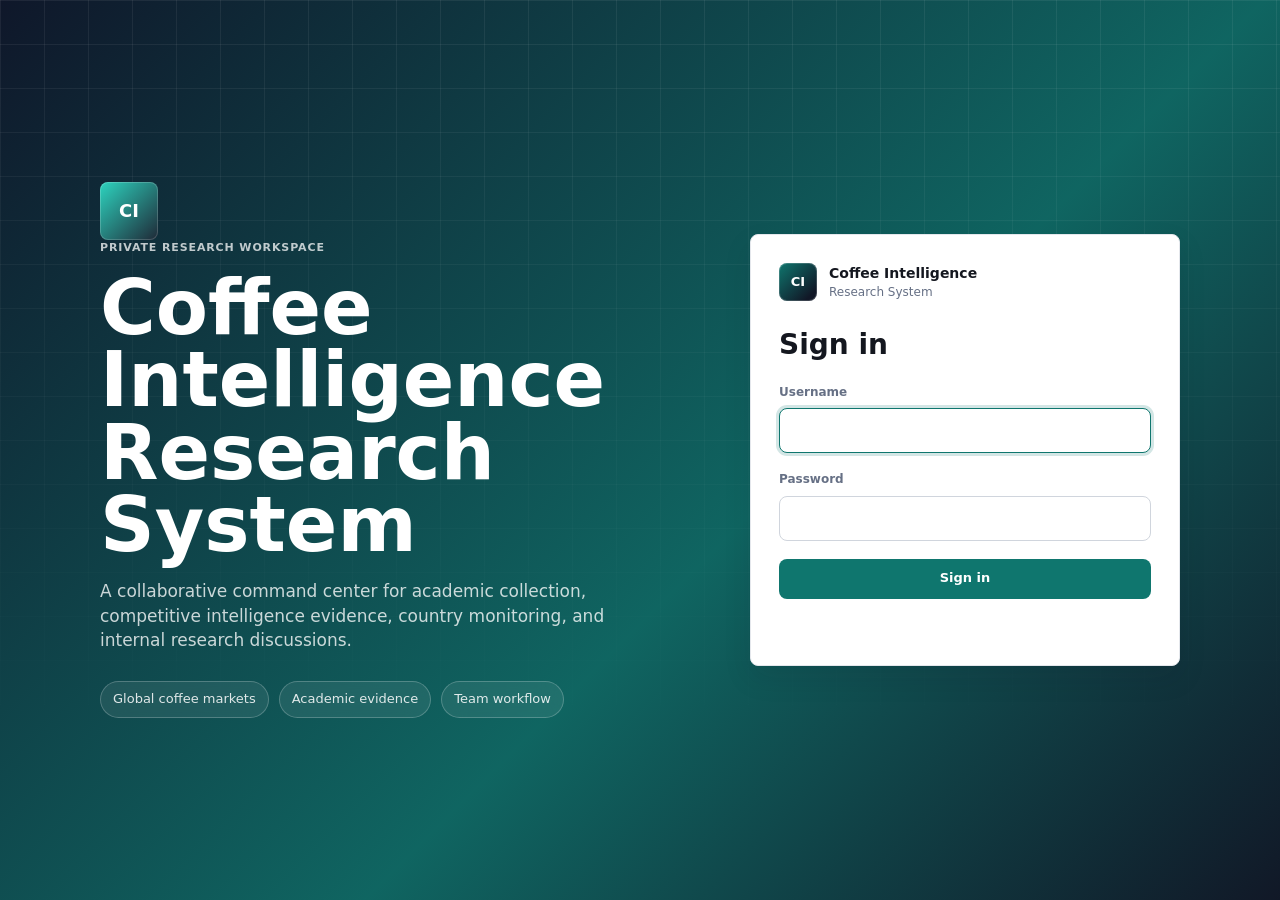
<file: index.html>
<!DOCTYPE html>
<html lang="en">
<head>
  <base target="_top">
  <meta charset="UTF-8">
  <meta name="viewport" content="width=device-width, initial-scale=1.0">
  <meta name="color-scheme" content="light dark">
  <title>Coffee Intelligence Research System</title>
  <link rel="stylesheet" href="style.css">
</head>
<body>
  <svg class="svg-sprite" aria-hidden="true">
    <symbol id="icon-dashboard" viewBox="0 0 24 24">
      <path d="M4 13h6V4H4v9Zm0 7h6v-5H4v5Zm10 0h6v-9h-6v9Zm0-16v5h6V4h-6Z"/>
    </symbol>
    <symbol id="icon-upload" viewBox="0 0 24 24">
      <path d="M12 3 7 8h3v7h4V8h3l-5-5Z"/>
      <path d="M5 19h14v-4h2v6H3v-6h2v4Z"/>
    </symbol>
    <symbol id="icon-insight" viewBox="0 0 24 24">
      <path d="M9 21h6v-2H9v2Zm3-19a7 7 0 0 0-4 12.73V17h8v-2.27A7 7 0 0 0 12 2Z"/>
    </symbol>
    <symbol id="icon-country" viewBox="0 0 24 24">
      <path d="M12 2a10 10 0 1 0 0 20 10 10 0 0 0 0-20Zm7.7 9h-3.12a15.7 15.7 0 0 0-1.16-5.07A8.02 8.02 0 0 1 19.7 11ZM12 4.04c.72 1.04 1.9 3.2 2.2 6.96H9.8C10.1 7.24 11.28 5.08 12 4.04ZM4.3 13h3.12c.14 1.86.55 3.6 1.16 5.07A8.02 8.02 0 0 1 4.3 13Zm3.12-2H4.3a8.02 8.02 0 0 1 4.28-5.07A15.7 15.7 0 0 0 7.42 11ZM12 19.96c-.72-1.04-1.9-3.2-2.2-6.96h4.4c-.3 3.76-1.48 5.92-2.2 6.96Zm3.42-1.89A15.7 15.7 0 0 0 16.58 13h3.12a8.02 8.02 0 0 1-4.28 5.07Z"/>
    </symbol>
    <symbol id="icon-activity" viewBox="0 0 24 24">
      <path d="M4 13h4l2-6 4 12 2-6h4v-2h-5.44l-.56 1.68L10 1 6.56 11H4v2Z"/>
    </symbol>
    <symbol id="icon-users" viewBox="0 0 24 24">
      <path d="M9 12a4 4 0 1 0 0-8 4 4 0 0 0 0 8Zm0 2c-3.3 0-6 1.57-6 3.5V20h12v-2.5C15 15.57 12.3 14 9 14Zm7.5-1.5a3.5 3.5 0 1 0 0-7 3.5 3.5 0 0 0 0 7Zm0 1.5c-.55 0-1.08.04-1.58.12 1.32.86 2.08 2.02 2.08 3.38V20h4v-2.25c0-2.07-2.02-3.75-4.5-3.75Z"/>
    </symbol>
    <symbol id="icon-settings" viewBox="0 0 24 24">
      <path d="M19.43 12.98c.04-.32.07-.65.07-.98s-.02-.66-.07-.98l2.1-1.64-2-3.46-2.48 1a7.42 7.42 0 0 0-1.7-.98L15 3h-4l-.36 2.94c-.61.24-1.18.56-1.7.98l-2.48-1-2 3.46 2.1 1.64c-.04.32-.06.65-.06.98s.02.66.07.98l-2.1 1.64 2 3.46 2.48-1c.52.4 1.09.74 1.7.98L11 21h4l.36-2.94c.61-.24 1.18-.56 1.7-.98l2.48 1 2-3.46-2.11-1.64ZM13 15.73A4 4 0 1 1 11 8.27a4 4 0 0 1 2 7.46Z"/>
    </symbol>
    <symbol id="icon-menu" viewBox="0 0 24 24">
      <path d="M4 6h16v2H4V6Zm0 5h16v2H4v-2Zm0 5h16v2H4v-2Z"/>
    </symbol>
  </svg>

  <div id="toastRegion" class="toast-region" aria-live="polite" aria-atomic="true"></div>

  <section id="loginView" class="auth-shell">
    <div class="auth-backdrop"></div>
    <div class="auth-layout">
      <div class="auth-story">
        <div class="brand-mark brand-mark-large">CI</div>
        <p class="eyebrow">Private research workspace</p>
        <h1>Coffee Intelligence Research System</h1>
        <p class="auth-copy">A collaborative command center for academic collection, competitive intelligence evidence, country monitoring, and internal research discussions.</p>
        <div class="auth-metrics">
          <span>Global coffee markets</span>
          <span>Academic evidence</span>
          <span>Team workflow</span>
        </div>
      </div>

      <form id="loginForm" class="auth-panel" autocomplete="on">
        <div class="panel-heading">
          <div class="brand-row">
            <div class="brand-mark">CI</div>
            <div>
              <strong>Coffee Intelligence</strong>
              <span>Research System</span>
            </div>
          </div>
          <h2>Sign in</h2>
        </div>

        <label class="field">
          <span>Username</span>
          <input id="loginUsername" name="username" type="text" autocomplete="username" required>
        </label>

        <label class="field">
          <span>Password</span>
          <input id="loginPassword" name="password" type="password" autocomplete="current-password" required>
        </label>

        <button id="loginButton" class="button button-primary button-wide" type="submit">
          <span class="button-label">Sign in</span>
          <span class="button-loader" aria-hidden="true"></span>
        </button>

        <p id="loginError" class="form-error" role="alert"></p>
      </form>
    </div>
  </section>

  <section id="appView" class="app-shell is-hidden">
    <aside id="sidebar" class="sidebar" aria-label="Primary navigation">
      <div class="sidebar-brand">
        <div class="brand-mark">CI</div>
        <div>
          <strong>Coffee Intelligence</strong>
          <span>Research System</span>
        </div>
      </div>

      <nav class="nav-list">
        <button class="nav-item is-active" data-page="dashboard" type="button">
          <svg><use href="#icon-dashboard"></use></svg>
          <span>Dashboard</span>
        </button>
        <button class="nav-item" data-page="uploads" type="button">
          <svg><use href="#icon-upload"></use></svg>
          <span>Uploads</span>
        </button>
        <button class="nav-item" data-page="insights" type="button">
          <svg><use href="#icon-insight"></use></svg>
          <span>Insights</span>
        </button>
        <button class="nav-item" data-page="countries" type="button">
          <svg><use href="#icon-country"></use></svg>
          <span>Countries</span>
        </button>
        <button class="nav-item" data-page="activity" type="button">
          <svg><use href="#icon-activity"></use></svg>
          <span>Activity</span>
        </button>
        <button class="nav-item admin-only" data-page="users" type="button">
          <svg><use href="#icon-users"></use></svg>
          <span>Users</span>
        </button>
        <button class="nav-item" data-page="settings" type="button">
          <svg><use href="#icon-settings"></use></svg>
          <span>Settings</span>
        </button>
      </nav>

      <div class="sidebar-footer">
        <button id="themeToggle" class="button button-subtle" type="button">Dark mode</button>
        <button id="logoutButton" class="button button-ghost" type="button">Logout</button>
      </div>
    </aside>

    <div id="sidebarScrim" class="sidebar-scrim"></div>

    <main class="main-shell">
      <header class="topbar">
        <button id="mobileMenuButton" class="icon-button mobile-only" type="button" aria-label="Open navigation">
          <svg><use href="#icon-menu"></use></svg>
        </button>
        <div class="page-title">
          <p id="pageEyebrow" class="eyebrow">Workspace overview</p>
          <h1 id="pageTitle">Dashboard</h1>
        </div>
        <div class="topbar-actions">
          <a id="sheetLinkTop" class="button button-subtle hide-small" href="https://docs.google.com/spreadsheets/d/1cZ7iit2zpPsE_gDcJyi2h2UBvVK64TOlMuuBR8xFflg/edit?usp=sharing" target="_blank" rel="noopener">Database</a>
          <button id="refreshButton" class="button button-subtle" type="button">Refresh</button>
          <div class="user-chip">
            <span id="userInitials">--</span>
            <div>
              <strong id="userName">User</strong>
              <em id="userRole">researcher</em>
            </div>
          </div>
        </div>
      </header>

      <div id="loadingState" class="loading-state">
        <span class="spinner"></span>
        <span>Loading workspace</span>
      </div>

      <div class="content-shell">
        <section id="dashboardPage" class="page is-active" data-page-panel="dashboard">
          <div id="statsGrid" class="stats-grid"></div>

          <div class="dashboard-layout">
            <article class="surface surface-wide">
              <div class="surface-header">
                <div>
                  <p class="eyebrow">Overview</p>
                  <h2>Collection pulse</h2>
                </div>
                <span id="lastRefresh" class="muted"></span>
              </div>
              <div id="overviewCharts" class="overview-grid"></div>
            </article>

            <article class="surface">
              <div class="surface-header">
                <div>
                  <p class="eyebrow">Recent</p>
                  <h2>Uploads</h2>
                </div>
                <button class="text-button" data-page="uploads" type="button">View all</button>
              </div>
              <div id="recentUploads" class="stack-list"></div>
            </article>

            <article class="surface">
              <div class="surface-header">
                <div>
                  <p class="eyebrow">Recent</p>
                  <h2>Insights</h2>
                </div>
                <button class="text-button" data-page="insights" type="button">View all</button>
              </div>
              <div id="recentInsights" class="stack-list"></div>
            </article>

            <article class="surface surface-wide">
              <div class="surface-header">
                <div>
                  <p class="eyebrow">Timeline</p>
                  <h2>Latest activity</h2>
                </div>
              </div>
              <div id="dashboardActivity" class="timeline compact"></div>
            </article>
          </div>
        </section>

        <section id="uploadsPage" class="page" data-page-panel="uploads">
          <div class="section-toolbar">
            <div>
              <p class="eyebrow">Research data center</p>
              <h2>Uploads</h2>
            </div>
            <button id="newUploadButton" class="button button-primary" type="button">New upload</button>
          </div>

          <div class="filters-panel">
            <label class="filter-field search-field">
              <span>Search</span>
              <input id="uploadSearch" type="search" placeholder="Title, description, tag">
            </label>
            <label class="filter-field">
              <span>Country</span>
              <select id="uploadCountryFilter"></select>
            </label>
            <label class="filter-field">
              <span>Category</span>
              <select id="uploadCategoryFilter"></select>
            </label>
            <label class="filter-field">
              <span>Type</span>
              <select id="uploadTypeFilter"></select>
            </label>
            <label class="filter-field">
              <span>Author</span>
              <select id="uploadAuthorFilter"></select>
            </label>
            <label class="filter-field">
              <span>Tag</span>
              <input id="uploadTagFilter" type="text" placeholder="arabica">
            </label>
            <label class="filter-field">
              <span>From</span>
              <input id="uploadFromFilter" type="date">
            </label>
            <label class="filter-field">
              <span>To</span>
              <input id="uploadToFilter" type="date">
            </label>
          </div>

          <div id="uploadsList" class="data-list"></div>
        </section>

        <section id="insightsPage" class="page" data-page-panel="insights">
          <div class="section-toolbar">
            <div>
              <p class="eyebrow">Collaborative notes</p>
              <h2>Insights</h2>
            </div>
            <button id="newInsightButton" class="button button-primary" type="button">New insight</button>
          </div>

          <div class="filters-panel compact-filters">
            <label class="filter-field search-field">
              <span>Search</span>
              <input id="insightSearch" type="search" placeholder="Hypothesis, country, category">
            </label>
            <label class="filter-field">
              <span>Country</span>
              <select id="insightCountryFilter"></select>
            </label>
            <label class="filter-field">
              <span>Category</span>
              <select id="insightCategoryFilter"></select>
            </label>
          </div>

          <div id="insightsList" class="insight-grid"></div>
        </section>

        <section id="countriesPage" class="page" data-page-panel="countries">
          <div class="section-toolbar">
            <div>
              <p class="eyebrow">Market monitoring</p>
              <h2>Countries</h2>
            </div>
          </div>
          <div id="countriesGrid" class="countries-grid"></div>
        </section>

        <section id="activityPage" class="page" data-page-panel="activity">
          <div class="section-toolbar">
            <div>
              <p class="eyebrow">Research operations</p>
              <h2>Activity</h2>
            </div>
          </div>
          <div id="activityTimeline" class="timeline full"></div>
        </section>

        <section id="usersPage" class="page" data-page-panel="users">
          <div class="section-toolbar">
            <div>
              <p class="eyebrow">Administration</p>
              <h2>Users</h2>
            </div>
            <button id="newUserButton" class="button button-primary admin-only" type="button">New user</button>
          </div>
          <div id="usersList" class="table-shell"></div>
        </section>

        <section id="settingsPage" class="page" data-page-panel="settings">
          <div class="section-toolbar">
            <div>
              <p class="eyebrow">Workspace</p>
              <h2>Settings</h2>
            </div>
          </div>

          <div class="settings-grid">
            <article class="surface">
              <div class="surface-header">
                <div>
                  <p class="eyebrow">Account</p>
                  <h2>Profile</h2>
                </div>
              </div>
              <div class="definition-list">
                <div><span>Username</span><strong id="settingsUsername">-</strong></div>
                <div><span>Email</span><strong id="settingsEmail">-</strong></div>
                <div><span>Permission</span><strong id="settingsRole">-</strong></div>
              </div>
            </article>

            <article class="surface">
              <div class="surface-header">
                <div>
                  <p class="eyebrow">Security</p>
                  <h2>Change password</h2>
                </div>
              </div>
              <form id="passwordForm" class="form-grid">
                <label class="field">
                  <span>Current password</span>
                  <input id="currentPassword" type="password" required autocomplete="current-password">
                </label>
                <label class="field">
                  <span>New password</span>
                  <input id="newPassword" type="password" required autocomplete="new-password" minlength="6">
                </label>
                <label class="field">
                  <span>Confirm password</span>
                  <input id="confirmPassword" type="password" required autocomplete="new-password" minlength="6">
                </label>
                <button class="button button-primary" type="submit">Update password</button>
              </form>
            </article>

            <article class="surface">
              <div class="surface-header">
                <div>
                  <p class="eyebrow">Integration</p>
                  <h2>Google resources</h2>
                </div>
              </div>
              <div class="resource-list">
                <a href="https://docs.google.com/spreadsheets/d/1cZ7iit2zpPsE_gDcJyi2h2UBvVK64TOlMuuBR8xFflg/edit?usp=sharing" target="_blank" rel="noopener">
                  <span>Google Sheets Database</span>
                  <strong>Open spreadsheet</strong>
                </a>
                <a href="https://script.google.com/macros/s/AKfycbwwoLfaAVBdrH9l7myWTZ3rvWlvO0NZRi1cwXISK4_2RO1DV5CxpjfBlo2qRF8kMsz_/exec" target="_blank" rel="noopener">
                  <span>Google Apps Script Web App</span>
                  <strong>Open web app</strong>
                </a>
              </div>
            </article>
          </div>
        </section>
      </div>
    </main>
  </section>

  <dialog id="uploadModal" class="modal">
    <form id="uploadForm" class="modal-card" method="dialog">
      <div class="modal-header">
        <div>
          <p class="eyebrow">Data source</p>
          <h2>New upload</h2>
        </div>
        <button class="icon-button modal-close" type="button" aria-label="Close">x</button>
      </div>
      <div class="modal-body form-grid">
        <label class="field span-2">
          <span>Title</span>
          <input id="uploadTitle" type="text" required>
        </label>
        <label class="field span-2">
          <span>Description</span>
          <textarea id="uploadDescription" rows="4"></textarea>
        </label>
        <label class="field">
          <span>Category</span>
          <input id="uploadCategory" type="text" list="categorySuggestions" required placeholder="Market trends">
        </label>
        <label class="field">
          <span>Country</span>
          <input id="uploadCountry" type="text" list="countrySuggestions" required placeholder="Brazil">
        </label>
        <label class="field">
          <span>Content type</span>
          <select id="uploadType" required>
            <option value="">Select</option>
            <option value="news">News</option>
            <option value="report">Report</option>
            <option value="pdf">PDF</option>
            <option value="spreadsheet">Spreadsheet</option>
            <option value="scientific_article">Scientific article</option>
            <option value="reference">Reference</option>
            <option value="observation">Observation</option>
            <option value="external_link">External link</option>
            <option value="google_drive">Google Drive link</option>
          </select>
        </label>
        <label class="field">
          <span>Priority</span>
          <select id="uploadPriority">
            <option value="low">Low</option>
            <option value="medium" selected>Medium</option>
            <option value="high">High</option>
            <option value="critical">Critical</option>
          </select>
        </label>
        <label class="field">
          <span>Status</span>
          <select id="uploadStatus">
            <option value="new">New</option>
            <option value="reviewing">Reviewing</option>
            <option value="validated">Validated</option>
            <option value="archived">Archived</option>
          </select>
        </label>
        <label class="field">
          <span>Tags</span>
          <input id="uploadTags" type="text" placeholder="exports, arabica, prices">
        </label>
        <label class="field span-2">
          <span>Google Drive link</span>
          <input id="uploadDriveLink" type="url" placeholder="https://drive.google.com/...">
        </label>
        <label class="field span-2">
          <span>External link</span>
          <input id="uploadExternalLink" type="url" placeholder="https://example.com/...">
        </label>
      </div>
      <div class="modal-actions">
        <button class="button button-subtle modal-close" type="button">Cancel</button>
        <button class="button button-primary" type="submit">Create upload</button>
      </div>
    </form>
  </dialog>

  <dialog id="insightModal" class="modal">
    <form id="insightForm" class="modal-card" method="dialog">
      <div class="modal-header">
        <div>
          <p class="eyebrow">Strategic note</p>
          <h2>New insight</h2>
        </div>
        <button class="icon-button modal-close" type="button" aria-label="Close">x</button>
      </div>
      <div class="modal-body form-grid">
        <label class="field span-2">
          <span>Title</span>
          <input id="insightTitle" type="text" required>
        </label>
        <label class="field span-2">
          <span>Insight, hypothesis, or observation</span>
          <textarea id="insightContent" rows="6" required></textarea>
        </label>
        <label class="field">
          <span>Category</span>
          <input id="insightCategory" type="text" list="categorySuggestions" placeholder="Competitive dynamics">
        </label>
        <label class="field">
          <span>Related country</span>
          <input id="insightCountry" type="text" list="countrySuggestions" placeholder="Colombia">
        </label>
        <label class="field">
          <span>Priority</span>
          <select id="insightPriority">
            <option value="low">Low</option>
            <option value="medium" selected>Medium</option>
            <option value="high">High</option>
            <option value="critical">Critical</option>
          </select>
        </label>
        <label class="field">
          <span>Status</span>
          <select id="insightStatus">
            <option value="draft">Draft</option>
            <option value="discussion">Discussion</option>
            <option value="validated">Validated</option>
            <option value="archived">Archived</option>
          </select>
        </label>
        <label class="field span-2">
          <span>Tags</span>
          <input id="insightTags" type="text" placeholder="supply, futures, climate">
        </label>
      </div>
      <div class="modal-actions">
        <button class="button button-subtle modal-close" type="button">Cancel</button>
        <button class="button button-primary" type="submit">Create insight</button>
      </div>
    </form>
  </dialog>

  <dialog id="commentsModal" class="modal">
    <form id="commentForm" class="modal-card modal-wide" method="dialog">
      <div class="modal-header">
        <div>
          <p class="eyebrow">Academic discussion</p>
          <h2 id="commentsTitle">Comments</h2>
        </div>
        <button class="icon-button modal-close" type="button" aria-label="Close">x</button>
      </div>
      <div class="modal-body">
        <div id="commentsList" class="comments-list"></div>
        <label class="field">
          <span>Comment</span>
          <textarea id="commentText" rows="3" required></textarea>
        </label>
      </div>
      <div class="modal-actions">
        <button class="button button-subtle modal-close" type="button">Close</button>
        <button class="button button-primary" type="submit">Post comment</button>
      </div>
    </form>
  </dialog>

  <dialog id="userModal" class="modal">
    <form id="userForm" class="modal-card" method="dialog">
      <div class="modal-header">
        <div>
          <p class="eyebrow">Access control</p>
          <h2>New user</h2>
        </div>
        <button class="icon-button modal-close" type="button" aria-label="Close">x</button>
      </div>
      <div class="modal-body form-grid">
        <label class="field">
          <span>Username</span>
          <input id="newUsername" type="text" required autocomplete="off">
        </label>
        <label class="field">
          <span>Email</span>
          <input id="newUserEmail" type="email" required autocomplete="off">
        </label>
        <label class="field">
          <span>Password</span>
          <input id="newUserPassword" type="password" required minlength="6" autocomplete="new-password">
        </label>
        <label class="field">
          <span>Permission</span>
          <select id="newUserRole" required>
            <option value="researcher">Researcher</option>
            <option value="admin">Admin</option>
          </select>
        </label>
      </div>
      <div class="modal-actions">
        <button class="button button-subtle modal-close" type="button">Cancel</button>
        <button class="button button-primary" type="submit">Create user</button>
      </div>
    </form>
  </dialog>

  <dialog id="resetPasswordModal" class="modal">
    <form id="resetPasswordForm" class="modal-card" method="dialog">
      <div class="modal-header">
        <div>
          <p class="eyebrow">Administrator action</p>
          <h2>Reset password</h2>
        </div>
        <button class="icon-button modal-close" type="button" aria-label="Close">x</button>
      </div>
      <div class="modal-body">
        <input id="resetPasswordUsername" type="hidden">
        <label class="field">
          <span>New password</span>
          <input id="resetPasswordValue" type="password" required minlength="6" autocomplete="new-password">
        </label>
      </div>
      <div class="modal-actions">
        <button class="button button-subtle modal-close" type="button">Cancel</button>
        <button class="button button-primary" type="submit">Reset password</button>
      </div>
    </form>
  </dialog>

  <datalist id="countrySuggestions"></datalist>
  <datalist id="categorySuggestions"></datalist>

  <script src="script.js"></script>
</body>
</html>
</file>
<file: style.css>
﻿:root {
  --bg: #f6f7f9;
  --panel: #ffffff;
  --panel-soft: #f9fafb;
  --text: #14171f;
  --muted: #667085;
  --subtle: #98a2b3;
  --line: #e4e7ec;
  --line-strong: #d0d5dd;
  --accent: #0f766e;
  --accent-strong: #115e59;
  --accent-soft: #ccfbf1;
  --gold: #b7791f;
  --blue: #2563eb;
  --rose: #c2415b;
  --green: #16a34a;
  --shadow-sm: 0 1px 2px rgba(16, 24, 40, 0.06);
  --shadow-md: 0 12px 28px rgba(16, 24, 40, 0.10);
  --radius: 8px;
  --sidebar-width: 280px;
  --transition: 160ms ease;
}

body.theme-dark {
  --bg: #101318;
  --panel: #171b22;
  --panel-soft: #1d232c;
  --text: #f2f4f7;
  --muted: #b7c0ce;
  --subtle: #7b8494;
  --line: #2d3440;
  --line-strong: #3a4351;
  --accent: #2dd4bf;
  --accent-strong: #5eead4;
  --accent-soft: rgba(45, 212, 191, 0.14);
  --gold: #f2b84b;
  --blue: #60a5fa;
  --rose: #fb7185;
  --green: #4ade80;
  --shadow-sm: 0 1px 2px rgba(0, 0, 0, 0.18);
  --shadow-md: 0 18px 42px rgba(0, 0, 0, 0.32);
}

* {
  box-sizing: border-box;
}

html,
body {
  min-height: 100%;
}

body {
  margin: 0;
  background: var(--bg);
  color: var(--text);
  font-family: Inter, ui-sans-serif, system-ui, -apple-system, BlinkMacSystemFont, "Segoe UI", sans-serif;
  line-height: 1.45;
  letter-spacing: 0;
}

button,
input,
select,
textarea {
  font: inherit;
}

button {
  color: inherit;
}

a {
  color: inherit;
}

.svg-sprite {
  position: absolute;
  width: 0;
  height: 0;
  overflow: hidden;
}

.is-hidden,
.admin-only.is-hidden,
.loading-state.is-hidden {
  display: none !important;
}

.auth-shell {
  min-height: 100vh;
  position: relative;
  display: grid;
  place-items: center;
  overflow: hidden;
  padding: 32px;
  background:
    linear-gradient(135deg, rgba(15, 23, 42, 0.98), rgba(15, 118, 110, 0.82) 58%, rgba(17, 24, 39, 0.96)),
    #111827;
}

.auth-backdrop {
  position: absolute;
  inset: 0;
  background-image:
    linear-gradient(rgba(255, 255, 255, 0.08) 1px, transparent 1px),
    linear-gradient(90deg, rgba(255, 255, 255, 0.08) 1px, transparent 1px);
  background-size: 44px 44px;
  mask-image: linear-gradient(180deg, rgba(0, 0, 0, 0.84), transparent 86%);
}

.auth-layout {
  position: relative;
  z-index: 1;
  width: min(1080px, 100%);
  display: grid;
  grid-template-columns: minmax(0, 1.15fr) 430px;
  gap: 44px;
  align-items: center;
}

.auth-story {
  color: white;
  max-width: 620px;
}

.auth-story h1 {
  margin: 16px 0 18px;
  font-size: clamp(42px, 7vw, 76px);
  line-height: 0.95;
  letter-spacing: 0;
}

.auth-copy {
  max-width: 560px;
  color: rgba(255, 255, 255, 0.78);
  font-size: 17px;
}

.auth-metrics {
  display: flex;
  flex-wrap: wrap;
  gap: 10px;
  margin-top: 28px;
}

.auth-metrics span {
  border: 1px solid rgba(255, 255, 255, 0.22);
  border-radius: 999px;
  padding: 8px 12px;
  color: rgba(255, 255, 255, 0.86);
  background: rgba(255, 255, 255, 0.08);
  backdrop-filter: blur(12px);
  font-size: 13px;
}

.auth-panel,
.modal-card,
.surface,
.stat-card,
.filters-panel,
.table-shell,
.data-card,
.insight-card,
.country-card {
  background: var(--panel);
  border: 1px solid var(--line);
  border-radius: var(--radius);
  box-shadow: var(--shadow-sm);
}

.auth-panel {
  padding: 28px;
  display: grid;
  gap: 18px;
  box-shadow: var(--shadow-md);
}

.panel-heading {
  display: grid;
  gap: 24px;
}

.panel-heading h2 {
  margin: 0;
  font-size: 28px;
}

.brand-row,
.sidebar-brand {
  display: flex;
  align-items: center;
  gap: 12px;
}

.brand-row strong,
.sidebar-brand strong {
  display: block;
  font-size: 14px;
}

.brand-row span,
.sidebar-brand span {
  display: block;
  color: var(--muted);
  font-size: 12px;
}

.brand-mark {
  width: 38px;
  height: 38px;
  display: grid;
  place-items: center;
  border-radius: var(--radius);
  color: white;
  background: linear-gradient(135deg, var(--accent), #111827 84%);
  font-weight: 800;
  font-size: 13px;
  letter-spacing: 0;
  box-shadow: inset 0 0 0 1px rgba(255, 255, 255, 0.18);
}

.brand-mark-large {
  width: 58px;
  height: 58px;
  font-size: 18px;
  background: linear-gradient(135deg, #2dd4bf, #1f2937);
}

.eyebrow {
  margin: 0 0 4px;
  color: var(--accent);
  font-size: 11px;
  font-weight: 800;
  letter-spacing: 0.08em;
  text-transform: uppercase;
}

.auth-story .eyebrow {
  color: rgba(255, 255, 255, 0.74);
}

.field,
.filter-field {
  display: grid;
  gap: 7px;
}

.field span,
.filter-field span {
  color: var(--muted);
  font-size: 12px;
  font-weight: 700;
}

.field input,
.field textarea,
.field select,
.filter-field input,
.filter-field select {
  width: 100%;
  min-height: 42px;
  border: 1px solid var(--line-strong);
  border-radius: var(--radius);
  background: var(--panel);
  color: var(--text);
  padding: 10px 12px;
  outline: none;
  transition: border-color var(--transition), box-shadow var(--transition), background var(--transition);
}

.field textarea {
  resize: vertical;
}

.field input:focus,
.field textarea:focus,
.field select:focus,
.filter-field input:focus,
.filter-field select:focus {
  border-color: var(--accent);
  box-shadow: 0 0 0 3px color-mix(in srgb, var(--accent) 18%, transparent);
}

.button,
.icon-button,
.text-button {
  border: 0;
  cursor: pointer;
  transition: transform var(--transition), background var(--transition), border-color var(--transition), color var(--transition), opacity var(--transition);
}

.button {
  min-height: 40px;
  display: inline-flex;
  align-items: center;
  justify-content: center;
  gap: 8px;
  border-radius: var(--radius);
  padding: 9px 14px;
  font-size: 13px;
  font-weight: 800;
  text-decoration: none;
  white-space: nowrap;
}

.button-primary {
  background: var(--accent);
  color: white;
}

.button-primary:hover {
  background: var(--accent-strong);
  transform: translateY(-1px);
}

.button-subtle {
  background: var(--panel-soft);
  color: var(--text);
  border: 1px solid var(--line);
}

.button-subtle:hover {
  border-color: var(--line-strong);
  background: var(--panel);
}

.button-ghost {
  background: transparent;
  color: var(--muted);
  border: 1px solid var(--line);
}

.button-ghost:hover {
  color: var(--text);
  background: var(--panel-soft);
}

.button-wide {
  width: 100%;
}

.button-loader,
.spinner {
  width: 16px;
  height: 16px;
  border-radius: 50%;
  border: 2px solid rgba(255, 255, 255, 0.42);
  border-top-color: currentColor;
  animation: spin 0.8s linear infinite;
  display: none;
}

.is-loading .button-loader,
.loading-state .spinner {
  display: inline-block;
}

.is-loading .button-label {
  opacity: 0.72;
}

.form-error {
  min-height: 20px;
  margin: 0;
  color: var(--rose);
  font-size: 13px;
  font-weight: 700;
}

.app-shell {
  min-height: 100vh;
  display: grid;
  grid-template-columns: var(--sidebar-width) minmax(0, 1fr);
}

.sidebar {
  position: fixed;
  inset: 0 auto 0 0;
  width: var(--sidebar-width);
  z-index: 50;
  display: flex;
  flex-direction: column;
  background: color-mix(in srgb, var(--panel) 92%, transparent);
  border-right: 1px solid var(--line);
  backdrop-filter: blur(18px);
}

.sidebar-brand {
  min-height: 78px;
  padding: 20px;
  border-bottom: 1px solid var(--line);
}

.nav-list {
  display: grid;
  gap: 6px;
  padding: 14px;
}

.nav-item {
  width: 100%;
  display: flex;
  align-items: center;
  gap: 11px;
  padding: 11px 12px;
  border-radius: var(--radius);
  background: transparent;
  color: var(--muted);
  text-align: left;
  font-size: 14px;
  font-weight: 750;
}

.nav-item svg,
.icon-button svg {
  width: 18px;
  height: 18px;
  fill: currentColor;
  flex: 0 0 auto;
}

.nav-item:hover,
.nav-item.is-active {
  color: var(--text);
  background: var(--panel-soft);
}

.nav-item.is-active {
  box-shadow: inset 3px 0 0 var(--accent);
}

.sidebar-footer {
  margin-top: auto;
  padding: 14px;
  display: grid;
  grid-template-columns: 1fr 1fr;
  gap: 8px;
  border-top: 1px solid var(--line);
}

.main-shell {
  grid-column: 2;
  min-width: 0;
}

.topbar {
  position: sticky;
  top: 0;
  z-index: 40;
  min-height: 78px;
  display: flex;
  align-items: center;
  gap: 18px;
  justify-content: space-between;
  padding: 16px 28px;
  background: color-mix(in srgb, var(--bg) 84%, transparent);
  border-bottom: 1px solid var(--line);
  backdrop-filter: blur(18px);
}

.page-title h1 {
  margin: 0;
  font-size: 25px;
  line-height: 1.1;
}

.topbar-actions {
  display: flex;
  align-items: center;
  gap: 10px;
}

.user-chip {
  display: flex;
  align-items: center;
  gap: 10px;
  min-height: 44px;
  padding: 6px 10px 6px 6px;
  border: 1px solid var(--line);
  border-radius: var(--radius);
  background: var(--panel);
}

.user-chip > span {
  width: 30px;
  height: 30px;
  display: grid;
  place-items: center;
  border-radius: 7px;
  background: var(--accent-soft);
  color: var(--accent);
  font-size: 12px;
  font-weight: 900;
}

.user-chip strong,
.user-chip em {
  display: block;
  font-style: normal;
}

.user-chip strong {
  font-size: 13px;
}

.user-chip em {
  color: var(--muted);
  font-size: 11px;
  text-transform: capitalize;
}

.content-shell {
  padding: 26px 28px 48px;
}

.page {
  display: none;
  animation: enter 220ms ease both;
}

.page.is-active {
  display: block;
}

.loading-state {
  display: flex;
  align-items: center;
  gap: 10px;
  margin: 18px 28px 0;
  color: var(--muted);
  font-size: 13px;
}

.loading-state .spinner {
  color: var(--accent);
  border-color: color-mix(in srgb, var(--accent) 18%, transparent);
  border-top-color: var(--accent);
}

.stats-grid {
  display: grid;
  grid-template-columns: repeat(4, minmax(0, 1fr));
  gap: 14px;
  margin-bottom: 18px;
}

.stat-card {
  padding: 18px;
  display: grid;
  gap: 14px;
  min-height: 132px;
}

.stat-top {
  display: flex;
  justify-content: space-between;
  gap: 12px;
}

.stat-label {
  margin: 0;
  color: var(--muted);
  font-size: 12px;
  font-weight: 800;
}

.stat-value {
  margin: 4px 0 0;
  font-size: 32px;
  line-height: 1;
  font-weight: 850;
}

.stat-chip {
  align-self: start;
  border-radius: 999px;
  padding: 4px 8px;
  background: var(--panel-soft);
  color: var(--muted);
  font-size: 11px;
  font-weight: 800;
}

.stat-foot {
  color: var(--subtle);
  font-size: 12px;
}

.dashboard-layout {
  display: grid;
  grid-template-columns: repeat(2, minmax(0, 1fr));
  gap: 14px;
}

.surface {
  padding: 18px;
}

.surface-wide {
  grid-column: 1 / -1;
}

.surface-header,
.section-toolbar {
  display: flex;
  align-items: flex-start;
  justify-content: space-between;
  gap: 18px;
  margin-bottom: 16px;
}

.section-toolbar h2,
.surface-header h2 {
  margin: 0;
  font-size: 20px;
}

.muted {
  color: var(--muted);
  font-size: 12px;
}

.overview-grid {
  display: grid;
  grid-template-columns: repeat(3, minmax(0, 1fr));
  gap: 14px;
}

.mini-chart {
  padding: 14px;
  border: 1px solid var(--line);
  border-radius: var(--radius);
  background: var(--panel-soft);
  min-height: 210px;
}

.mini-chart h3 {
  margin: 0 0 14px;
  font-size: 14px;
}

.bar-row {
  display: grid;
  grid-template-columns: minmax(88px, 0.9fr) minmax(80px, 1.6fr) 34px;
  gap: 10px;
  align-items: center;
  margin: 10px 0;
  color: var(--muted);
  font-size: 12px;
}

.bar-track {
  height: 8px;
  border-radius: 999px;
  background: var(--line);
  overflow: hidden;
}

.bar-fill {
  height: 100%;
  border-radius: inherit;
  background: var(--accent);
}

.stack-list,
.data-list,
.insight-grid,
.countries-grid {
  display: grid;
  gap: 12px;
}

.stack-item {
  display: grid;
  gap: 7px;
  padding: 12px;
  border: 1px solid var(--line);
  border-radius: var(--radius);
  background: var(--panel-soft);
}

.stack-item strong {
  font-size: 14px;
}

.meta-line {
  display: flex;
  flex-wrap: wrap;
  gap: 8px;
  color: var(--muted);
  font-size: 12px;
}

.filters-panel {
  display: grid;
  grid-template-columns: minmax(220px, 2fr) repeat(4, minmax(140px, 1fr));
  gap: 12px;
  padding: 14px;
  margin-bottom: 16px;
}

.compact-filters {
  grid-template-columns: minmax(220px, 2fr) repeat(2, minmax(160px, 1fr));
}

.search-field {
  min-width: 220px;
}

.data-card,
.insight-card,
.country-card {
  padding: 16px;
}

.data-card {
  display: grid;
  grid-template-columns: minmax(0, 1fr) auto;
  gap: 14px;
}

.card-title {
  margin: 0 0 8px;
  font-size: 16px;
}

.card-description {
  margin: 0 0 12px;
  color: var(--muted);
  font-size: 13px;
}

.badge-row {
  display: flex;
  flex-wrap: wrap;
  gap: 6px;
}

.badge {
  display: inline-flex;
  align-items: center;
  min-height: 24px;
  border-radius: 999px;
  padding: 4px 8px;
  background: var(--panel-soft);
  color: var(--muted);
  border: 1px solid var(--line);
  font-size: 11px;
  font-weight: 800;
  text-transform: capitalize;
}

.badge.accent {
  background: var(--accent-soft);
  color: var(--accent);
  border-color: color-mix(in srgb, var(--accent) 26%, transparent);
}

.badge.gold {
  background: color-mix(in srgb, var(--gold) 14%, transparent);
  color: var(--gold);
  border-color: color-mix(in srgb, var(--gold) 26%, transparent);
}

.badge.blue {
  background: color-mix(in srgb, var(--blue) 12%, transparent);
  color: var(--blue);
  border-color: color-mix(in srgb, var(--blue) 24%, transparent);
}

.badge.rose {
  background: color-mix(in srgb, var(--rose) 12%, transparent);
  color: var(--rose);
  border-color: color-mix(in srgb, var(--rose) 24%, transparent);
}

.card-actions {
  display: flex;
  align-items: flex-start;
  gap: 8px;
  flex-wrap: wrap;
  justify-content: flex-end;
}

.link-pill {
  display: inline-flex;
  align-items: center;
  min-height: 34px;
  padding: 8px 10px;
  border: 1px solid var(--line);
  border-radius: var(--radius);
  color: var(--accent);
  background: var(--panel);
  text-decoration: none;
  font-size: 12px;
  font-weight: 800;
}

.insight-card {
  display: grid;
  gap: 12px;
}

.insight-card h3 {
  margin: 0;
  font-size: 18px;
}

.insight-card p {
  margin: 0;
  color: var(--muted);
  font-size: 14px;
}

.text-button {
  padding: 0;
  background: transparent;
  color: var(--accent);
  font-size: 13px;
  font-weight: 850;
}

.text-button:hover {
  color: var(--accent-strong);
}

.countries-grid {
  grid-template-columns: repeat(auto-fill, minmax(280px, 1fr));
}

.country-card {
  display: grid;
  gap: 14px;
}

.country-card h3 {
  margin: 0;
  font-size: 18px;
}

.country-stats {
  display: grid;
  grid-template-columns: repeat(3, 1fr);
  gap: 8px;
}

.country-stats div {
  padding: 10px;
  border: 1px solid var(--line);
  border-radius: var(--radius);
  background: var(--panel-soft);
}

.country-stats span,
.definition-list span,
.resource-list span {
  display: block;
  color: var(--muted);
  font-size: 11px;
  font-weight: 800;
}

.country-stats strong,
.definition-list strong,
.resource-list strong {
  display: block;
  margin-top: 3px;
  font-size: 17px;
}

.timeline {
  position: relative;
  display: grid;
  gap: 10px;
}

.timeline-item {
  position: relative;
  display: grid;
  gap: 4px;
  padding: 12px 12px 12px 34px;
  border: 1px solid var(--line);
  border-radius: var(--radius);
  background: var(--panel-soft);
}

.timeline-item::before {
  content: "";
  position: absolute;
  left: 14px;
  top: 18px;
  width: 8px;
  height: 8px;
  border-radius: 999px;
  background: var(--accent);
}

.timeline-item strong {
  font-size: 13px;
}

.timeline-item span {
  color: var(--muted);
  font-size: 12px;
}

.table-shell {
  overflow-x: auto;
}

.data-table {
  width: 100%;
  border-collapse: collapse;
  min-width: 760px;
}

.data-table th,
.data-table td {
  border-bottom: 1px solid var(--line);
  padding: 13px 14px;
  text-align: left;
  font-size: 13px;
}

.data-table th {
  color: var(--muted);
  background: var(--panel-soft);
  font-size: 11px;
  text-transform: uppercase;
  letter-spacing: 0.08em;
}

.data-table tr:last-child td {
  border-bottom: 0;
}

.table-actions {
  display: flex;
  gap: 8px;
  flex-wrap: wrap;
}

.role-select {
  min-height: 34px;
  border: 1px solid var(--line);
  border-radius: var(--radius);
  background: var(--panel);
  color: var(--text);
  padding: 6px 8px;
}

.settings-grid {
  display: grid;
  grid-template-columns: repeat(2, minmax(0, 1fr));
  gap: 14px;
}

.definition-list,
.resource-list {
  display: grid;
  gap: 10px;
}

.definition-list div,
.resource-list a {
  padding: 12px;
  border: 1px solid var(--line);
  border-radius: var(--radius);
  background: var(--panel-soft);
}

.resource-list a {
  text-decoration: none;
}

.resource-list a:hover {
  border-color: var(--accent);
}

.form-grid {
  display: grid;
  grid-template-columns: repeat(2, minmax(0, 1fr));
  gap: 14px;
}

.span-2 {
  grid-column: 1 / -1;
}

.modal {
  width: min(720px, calc(100vw - 28px));
  border: 0;
  padding: 0;
  background: transparent;
  color: var(--text);
}

.modal::backdrop {
  background: rgba(15, 23, 42, 0.54);
  backdrop-filter: blur(6px);
}

.modal-card {
  width: 100%;
  padding: 0;
  overflow: hidden;
  box-shadow: var(--shadow-md);
}

.modal-wide {
  width: min(860px, calc(100vw - 28px));
}

.modal-header {
  display: flex;
  align-items: flex-start;
  justify-content: space-between;
  gap: 16px;
  padding: 18px;
  border-bottom: 1px solid var(--line);
}

.modal-header h2 {
  margin: 0;
  font-size: 20px;
}

.modal-body {
  padding: 18px;
  max-height: min(70vh, 720px);
  overflow: auto;
}

.modal-actions {
  display: flex;
  justify-content: flex-end;
  gap: 10px;
  padding: 14px 18px;
  border-top: 1px solid var(--line);
  background: var(--panel-soft);
}

.icon-button {
  width: 38px;
  height: 38px;
  display: inline-grid;
  place-items: center;
  border-radius: var(--radius);
  background: var(--panel-soft);
  border: 1px solid var(--line);
  font-weight: 800;
}

.icon-button:hover {
  background: var(--panel);
  border-color: var(--line-strong);
}

.comments-list {
  display: grid;
  gap: 10px;
  margin-bottom: 14px;
}

.comment-item {
  padding: 12px;
  border: 1px solid var(--line);
  border-radius: var(--radius);
  background: var(--panel-soft);
}

.comment-item strong,
.comment-item span {
  display: block;
}

.comment-item p {
  margin: 8px 0 0;
  color: var(--muted);
}

.empty-state {
  padding: 28px;
  border: 1px dashed var(--line-strong);
  border-radius: var(--radius);
  text-align: center;
  color: var(--muted);
  background: var(--panel-soft);
}

.toast-region {
  position: fixed;
  top: 18px;
  right: 18px;
  z-index: 100;
  display: grid;
  gap: 8px;
  width: min(420px, calc(100vw - 36px));
}

.toast {
  padding: 12px 14px;
  border-radius: var(--radius);
  color: white;
  background: #111827;
  box-shadow: var(--shadow-md);
  animation: toast-in 180ms ease both;
  font-size: 13px;
  font-weight: 800;
}

.toast.success {
  background: var(--green);
}

.toast.error {
  background: var(--rose);
}

.toast.info {
  background: var(--blue);
}

.mobile-only {
  display: none;
}

.sidebar-scrim {
  display: none;
}

@keyframes spin {
  to { transform: rotate(360deg); }
}

@keyframes enter {
  from { opacity: 0; transform: translateY(8px); }
  to { opacity: 1; transform: translateY(0); }
}

@keyframes toast-in {
  from { opacity: 0; transform: translateY(-8px); }
  to { opacity: 1; transform: translateY(0); }
}

@media (max-width: 1180px) {
  .stats-grid,
  .overview-grid {
    grid-template-columns: repeat(2, minmax(0, 1fr));
  }

  .filters-panel {
    grid-template-columns: repeat(3, minmax(0, 1fr));
  }
}

@media (max-width: 920px) {
  .auth-layout {
    grid-template-columns: 1fr;
  }

  .auth-story {
    max-width: 760px;
  }

  .app-shell {
    grid-template-columns: 1fr;
  }

  .main-shell {
    grid-column: 1;
  }

  .sidebar {
    transform: translateX(-102%);
    transition: transform var(--transition);
  }

  .sidebar.is-open {
    transform: translateX(0);
  }

  .sidebar-scrim.is-open {
    display: block;
    position: fixed;
    inset: 0;
    z-index: 45;
    background: rgba(15, 23, 42, 0.42);
  }

  .mobile-only {
    display: inline-grid;
  }

  .topbar {
    padding: 14px 16px;
  }

  .content-shell {
    padding: 18px 16px 36px;
  }
}

@media (max-width: 760px) {
  .auth-shell {
    padding: 18px;
  }

  .auth-story h1 {
    font-size: 42px;
  }

  .auth-panel {
    padding: 20px;
  }

  .stats-grid,
  .overview-grid,
  .dashboard-layout,
  .settings-grid,
  .form-grid,
  .filters-panel,
  .compact-filters {
    grid-template-columns: 1fr;
  }

  .data-card {
    grid-template-columns: 1fr;
  }

  .card-actions {
    justify-content: flex-start;
  }

  .section-toolbar,
  .surface-header {
    align-items: flex-start;
    flex-direction: column;
  }

  .topbar-actions {
    gap: 6px;
  }

  .hide-small,
  .user-chip div {
    display: none;
  }

  .page-title h1 {
    font-size: 20px;
  }

  .modal-actions {
    flex-direction: column-reverse;
  }

  .modal-actions .button {
    width: 100%;
  }
}
</file>
